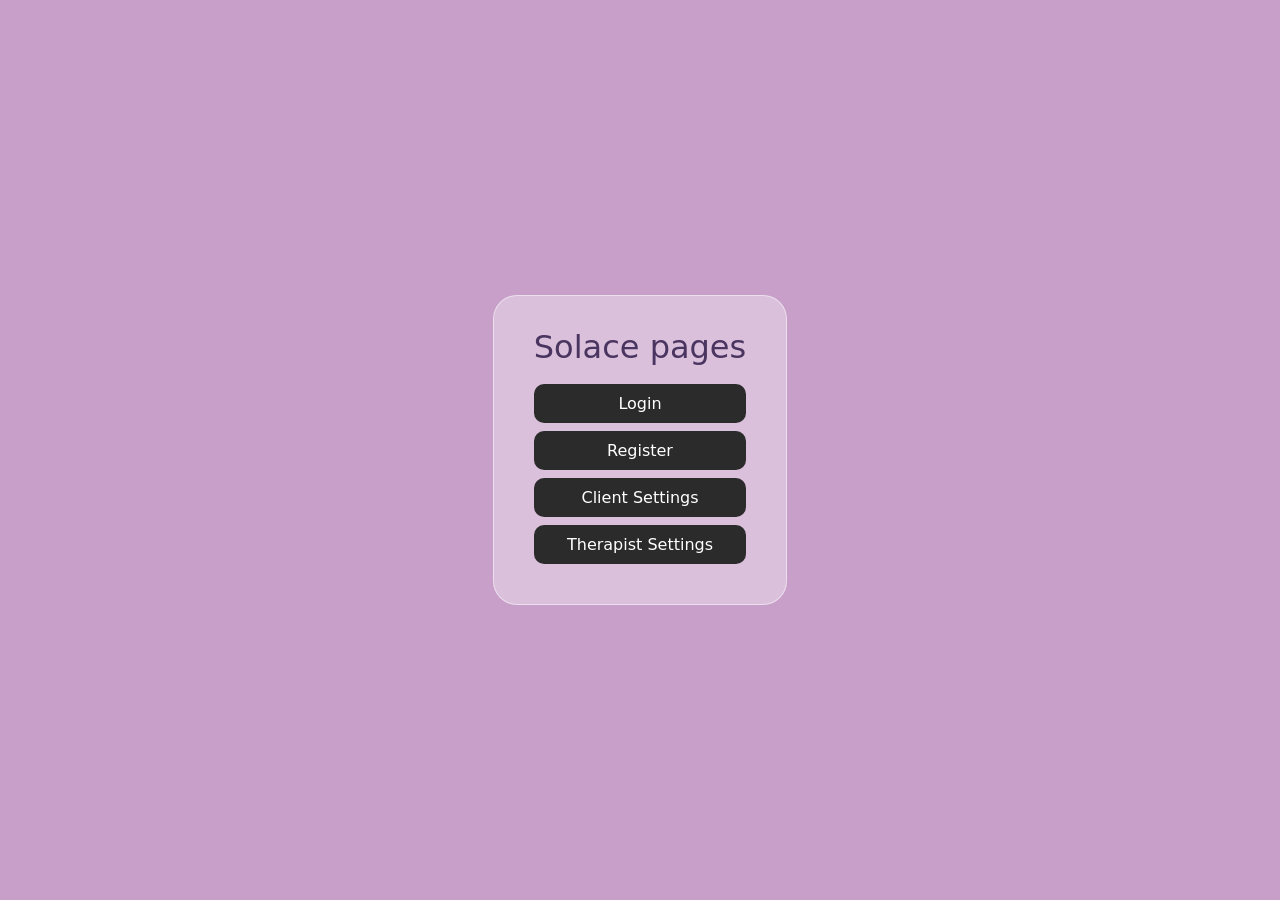
<file: index.html>
<!DOCTYPE html>
<html lang="en">
<head>
  <meta charset="UTF-8">
  <meta name="viewport" content="width=device-width, initial-scale=1">
  <title>Solace · Frontend pages</title>
  <style>
    body { margin:0; min-height:100vh; display:grid; place-items:center; background:#c79fc8;
           font-family: system-ui, sans-serif; color:#4a3560; }
    .box { background:rgba(255,255,255,.35); backdrop-filter:blur(14px); border:1px solid rgba(255,255,255,.5);
           border-radius:24px; padding:32px 40px; text-align:center; }
    h1 { margin:0 0 18px; font-weight:500; }
    a { display:block; margin:8px 0; padding:10px 28px; color:#fff; background:#2b2b2b;
        border-radius:10px; text-decoration:none; }
    a:hover { background:#000; }
  </style>
</head>
<body>
  <div class="box">
    <h1>Solace pages</h1>
    <a href="pages/login.html">Login</a>
    <a href="pages/register.html">Register</a>
    <a href="pages/client-settings.html">Client Settings</a>
    <a href="pages/therapist-settings.html">Therapist Settings</a>
  </div>
</body>
</html>
</file>
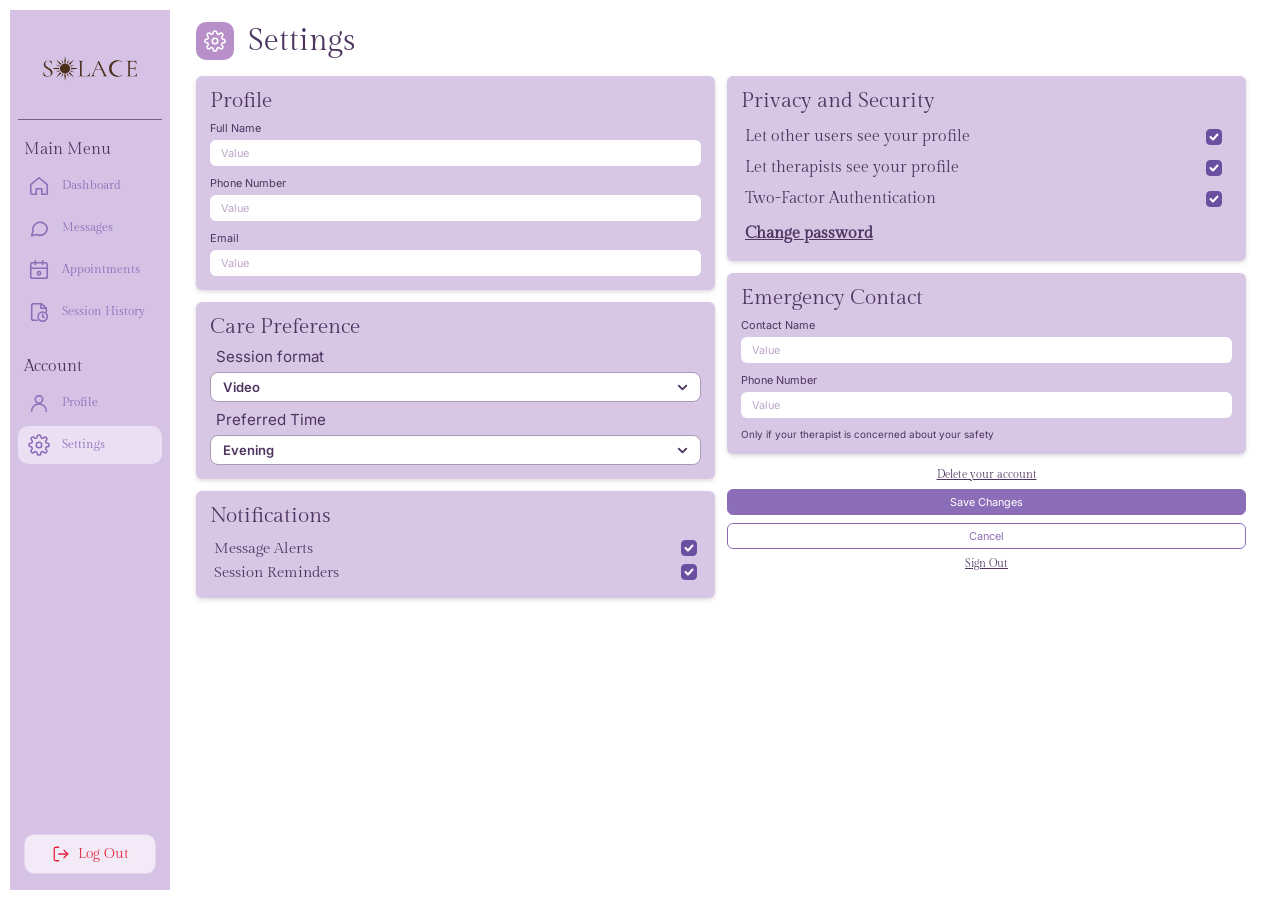
<file: pages/client-settings.html>
<!DOCTYPE html>
<html lang="en">
<head>
  <meta charset="UTF-8">
  <meta name="viewport" content="width=device-width, initial-scale=1">
  <title>Settings · Solace</title>
  <link rel="preconnect" href="https://fonts.googleapis.com">
  <link rel="preconnect" href="https://fonts.gstatic.com" crossorigin>
  <link href="https://fonts.googleapis.com/css2?family=Gilda+Display&family=Inter:wght@400;500;600&display=swap" rel="stylesheet">
  <!-- Plain relative paths so it opens without Flask (file lives in frontend-Solace/templates/).
       When routing is ready, swap these for url_for(...) links. -->
  <link rel="stylesheet" href="../static/css/settings.css">
</head>
<body class="settings-body">
  <div class="st-layout">

    <!-- ===== Sidebar ===== -->
    <aside class="st-sidebar">
      <img class="st-logo" src="../static/img/solace-logo.png" alt="Solace">
      <hr class="st-divider">

      <nav aria-label="Main menu">
        <p class="st-nav-heading">Main Menu</p>
        <a href="#" class="st-nav-link">
          <svg viewBox="0 0 24 24" aria-hidden="true"><path d="M3 10.5 12 3l9 7.5V20a1 1 0 0 1-1 1h-5v-6H9v6H4a1 1 0 0 1-1-1z"/></svg>
          Dashboard
        </a>
        <a href="#" class="st-nav-link">
          <svg viewBox="0 0 24 24" aria-hidden="true"><path d="M21 12a8 8 0 0 1-11.6 7.1L4 20.5l1.4-4.9A8 8 0 1 1 21 12z"/></svg>
          Messages
        </a>
        <a href="#" class="st-nav-link">
          <svg viewBox="0 0 24 24" aria-hidden="true"><rect x="3" y="4" width="18" height="17" rx="2"/><path d="M8 2v4M16 2v4M3 10h18"/><circle cx="12" cy="15.5" r="1.8"/></svg>
          Appointments
        </a>
        <a href="#" class="st-nav-link">
          <svg viewBox="0 0 24 24" aria-hidden="true"><path d="M4 5a2 2 0 0 1 2-2h9l5 5v4"/><path d="M14 3v5h5"/><circle cx="16" cy="17" r="5"/><path d="M16 14.5V17l1.5 1"/><path d="M4 5v14a2 2 0 0 0 2 2h4"/></svg>
          Session History
        </a>

        <p class="st-nav-heading st-nav-heading--account">Account</p>
        <a href="#" class="st-nav-link">
          <svg viewBox="0 0 24 24" aria-hidden="true"><circle cx="12" cy="8" r="4"/><path d="M4 21a8 8 0 0 1 16 0"/></svg>
          Profile
        </a>
        <a href="#" class="st-nav-link is-active" aria-current="page">
          <svg viewBox="0 0 24 24" aria-hidden="true"><circle cx="12" cy="12" r="3"/><path d="M19.4 15a1.7 1.7 0 0 0 .3 1.9l.1.1a2 2 0 1 1-2.8 2.8l-.1-.1a1.7 1.7 0 0 0-1.9-.3 1.7 1.7 0 0 0-1 1.5V21a2 2 0 1 1-4 0v-.1a1.7 1.7 0 0 0-1.1-1.5 1.7 1.7 0 0 0-1.9.3l-.1.1a2 2 0 1 1-2.8-2.8l.1-.1a1.7 1.7 0 0 0 .3-1.9 1.7 1.7 0 0 0-1.5-1H3a2 2 0 1 1 0-4h.1a1.7 1.7 0 0 0 1.5-1.1 1.7 1.7 0 0 0-.3-1.9l-.1-.1a2 2 0 1 1 2.8-2.8l.1.1a1.7 1.7 0 0 0 1.9.3H9a1.7 1.7 0 0 0 1-1.5V3a2 2 0 1 1 4 0v.1a1.7 1.7 0 0 0 1 1.5 1.7 1.7 0 0 0 1.9-.3l.1-.1a2 2 0 1 1 2.8 2.8l-.1.1a1.7 1.7 0 0 0-.3 1.9V9a1.7 1.7 0 0 0 1.5 1H21a2 2 0 1 1 0 4h-.1a1.7 1.7 0 0 0-1.5 1z"/></svg>
          Settings
        </a>
      </nav>

      <button type="button" class="st-logout" id="logout-btn">
        <svg viewBox="0 0 24 24" aria-hidden="true"><path d="M9 21H5a2 2 0 0 1-2-2V5a2 2 0 0 1 2-2h4"/><path d="m16 17 5-5-5-5"/><path d="M21 12H9"/></svg>
        Log Out
      </button>
    </aside>

    <!-- ===== Main ===== -->
    <main class="st-main">
      <header class="st-header">
        <span class="st-header-icon">
          <svg viewBox="0 0 24 24" aria-hidden="true"><circle cx="12" cy="12" r="3"/><path d="M19.4 15a1.7 1.7 0 0 0 .3 1.9l.1.1a2 2 0 1 1-2.8 2.8l-.1-.1a1.7 1.7 0 0 0-1.9-.3 1.7 1.7 0 0 0-1 1.5V21a2 2 0 1 1-4 0v-.1a1.7 1.7 0 0 0-1.1-1.5 1.7 1.7 0 0 0-1.9.3l-.1.1a2 2 0 1 1-2.8-2.8l.1-.1a1.7 1.7 0 0 0 .3-1.9 1.7 1.7 0 0 0-1.5-1H3a2 2 0 1 1 0-4h.1a1.7 1.7 0 0 0 1.5-1.1 1.7 1.7 0 0 0-.3-1.9l-.1-.1a2 2 0 1 1 2.8-2.8l.1.1a1.7 1.7 0 0 0 1.9.3H9a1.7 1.7 0 0 0 1-1.5V3a2 2 0 1 1 4 0v.1a1.7 1.7 0 0 0 1 1.5 1.7 1.7 0 0 0 1.9-.3l.1-.1a2 2 0 1 1 2.8 2.8l-.1.1a1.7 1.7 0 0 0-.3 1.9V9a1.7 1.7 0 0 0 1.5 1H21a2 2 0 1 1 0 4h-.1a1.7 1.7 0 0 0-1.5 1z"/></svg>
        </span>
        <h1>Settings</h1>
      </header>

      <form id="settings-form" class="st-grid" novalidate>

        <!-- Left column -->
        <div class="st-col">
          <section class="st-card">
            <h2>Profile</h2>
            <div class="st-field">
              <label for="full-name">Full Name</label>
              <input type="text" id="full-name" name="full_name" placeholder="Value" autocomplete="name">
            </div>
            <div class="st-field">
              <label for="phone">Phone Number</label>
              <input type="tel" id="phone" name="phone" placeholder="Value" autocomplete="tel">
            </div>
            <div class="st-field">
              <label for="email">Email</label>
              <input type="email" id="email" name="email" placeholder="Value" autocomplete="email">
            </div>
          </section>

          <section class="st-card">
            <h2>Care Preference</h2>
            <div class="st-field st-field--select">
              <span class="st-label" id="lbl-format">Session format</span>
              <div class="st-dropdown" data-default="Video">
                <input type="hidden" name="session_format" value="Video">
                <button type="button" class="st-dd-btn" aria-haspopup="listbox" aria-expanded="false" aria-labelledby="lbl-format">
                  <span class="st-dd-value">Video</span>
                  <svg class="st-dd-chev" viewBox="0 0 24 24" aria-hidden="true"><path d="m6 9 6 6 6-6"/></svg>
                </button>
                <ul class="st-dd-list" role="listbox" aria-labelledby="lbl-format" tabindex="-1" hidden>
          <li role="option" id="session_format-0" data-value="Video" aria-selected="true">Video</li>
          <li role="option" id="session_format-1" data-value="Messages" aria-selected="false">Messages</li>
                </ul>
              </div>
            </div>
            <div class="st-field st-field--select">
              <span class="st-label" id="lbl-time">Preferred Time</span>
              <div class="st-dropdown" data-default="Evening">
                <input type="hidden" name="preferred_time" value="Evening">
                <button type="button" class="st-dd-btn" aria-haspopup="listbox" aria-expanded="false" aria-labelledby="lbl-time">
                  <span class="st-dd-value">Evening</span>
                  <svg class="st-dd-chev" viewBox="0 0 24 24" aria-hidden="true"><path d="m6 9 6 6 6-6"/></svg>
                </button>
                <ul class="st-dd-list" role="listbox" aria-labelledby="lbl-time" tabindex="-1" hidden>
          <li role="option" id="preferred_time-0" data-value="Morning" aria-selected="false">Morning</li>
          <li role="option" id="preferred_time-1" data-value="Afternoon" aria-selected="false">Afternoon</li>
          <li role="option" id="preferred_time-2" data-value="Evening" aria-selected="true">Evening</li>
                </ul>
              </div>
            </div>
          </section>

          <section class="st-card">
            <h2>Notifications</h2>
            <label class="st-check">
              <span>Message Alerts</span>
              <input type="checkbox" name="message_alerts" checked>
            </label>
            <label class="st-check">
              <span>Session Reminders</span>
              <input type="checkbox" name="session_reminders" checked>
            </label>
          </section>
        </div>

        <!-- Right column -->
        <div class="st-col">
          <section class="st-card">
            <h2>Privacy and Security</h2>
            <label class="st-check st-check--lg">
              <span>Let other users see your profile</span>
              <input type="checkbox" name="public_profile" checked>
            </label>
            <label class="st-check st-check--lg">
              <span>Let therapists see your profile</span>
              <input type="checkbox" name="therapist_profile" checked>
            </label>
            <label class="st-check st-check--lg">
              <span>Two-Factor Authentication</span>
              <input type="checkbox" name="two_factor" checked>
            </label>
            <a href="#" class="st-change-pw">Change password</a>
          </section>

          <section class="st-card">
            <h2>Emergency Contact</h2>
            <div class="st-field">
              <label for="contact-name">Contact Name</label>
              <input type="text" id="contact-name" name="contact_name" placeholder="Value">
            </div>
            <div class="st-field">
              <label for="contact-phone">Phone Number</label>
              <input type="tel" id="contact-phone" name="contact_phone" placeholder="Value">
            </div>
            <p class="st-note">Only if your therapist is concerned about your safety</p>
          </section>

          <div class="st-actions">
            <a href="#" class="st-delete" id="delete-account">Delete your account</a>
            <button type="submit" class="st-btn st-btn--primary">Save Changes</button>
            <button type="reset" class="st-btn st-btn--outline" id="cancel-btn">Cancel</button>
            <a href="#" class="st-signout" id="signout-link">Sign Out</a>
          </div>
        </div>

      </form>
    </main>
  </div>

  <div class="st-toast" id="st-toast" role="status" aria-live="polite" hidden></div>

  <script src="../static/js/settings.js"></script>
</body>
</html>
</file>
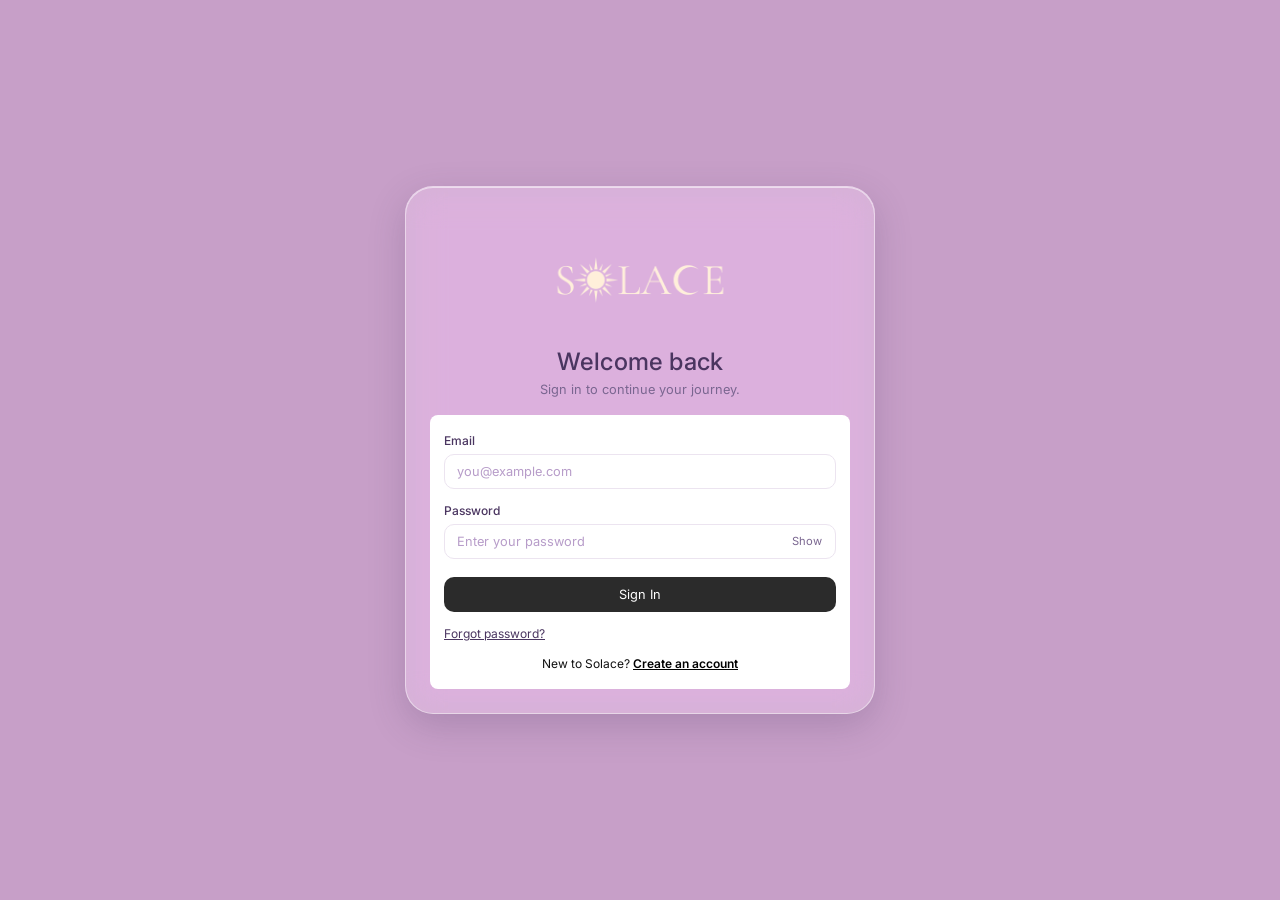
<file: pages/login.html>
<!DOCTYPE html>
<html lang="en">
<head>
  <meta charset="UTF-8">
  <meta name="viewport" content="width=device-width, initial-scale=1">
  <title>Sign in · Solace</title>
  <link rel="preconnect" href="https://fonts.googleapis.com">
  <link rel="preconnect" href="https://fonts.gstatic.com" crossorigin>
  <link href="https://fonts.googleapis.com/css2?family=Inter:wght@400;500;600&display=swap" rel="stylesheet">
  <link rel="stylesheet" href="../static/css/auth.css">
</head>
<body class="auth-body">
  <main class="page">
    <section class="glass-card">
      <img class="logo" src="../static/img/auth-logo.png" alt="Solace">
      <h1 class="card-title">Welcome back</h1>
<p class="card-subtitle">Sign in to continue your journey.</p>

<form class="form-panel" id="login-form" novalidate>
  <div class="field">
    <label for="email">Email</label>
    <input type="email" id="email" name="email" placeholder="you@example.com" autocomplete="email" required>
    <small class="error" aria-live="polite"></small>
  </div>

  <div class="field">
    <label for="password">Password</label>
    <div class="input-wrap">
      <input type="password" id="password" name="password" placeholder="Enter your password" autocomplete="current-password" required>
      <button type="button" class="toggle-pw" aria-label="Show password">Show</button>
    </div>
    <small class="error" aria-live="polite"></small>
  </div>

  <button type="submit" class="btn-primary">Sign In</button>

  <a href="#" class="link">Forgot password?</a>

  <p class="switch">New to Solace? <a href="register.html" class="link strong">Create an account</a></p>
</form>
    </section>
  </main>
  <script src="../static/js/auth.js"></script>
</body>
</html>
</file>
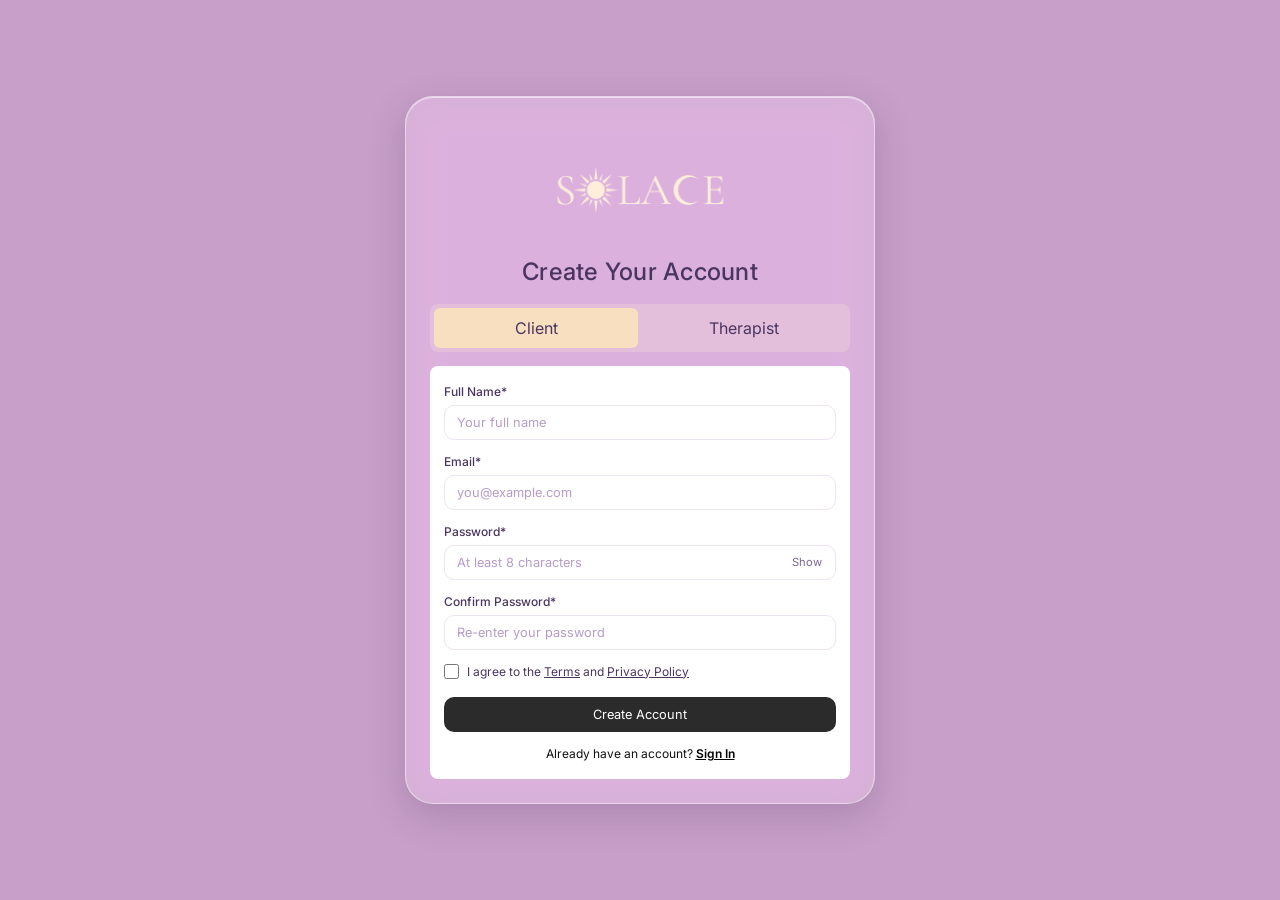
<file: pages/register.html>
<!DOCTYPE html>
<html lang="en">
<head>
  <meta charset="UTF-8">
  <meta name="viewport" content="width=device-width, initial-scale=1">
  <title>Create account · Solace</title>
  <link rel="preconnect" href="https://fonts.googleapis.com">
  <link rel="preconnect" href="https://fonts.gstatic.com" crossorigin>
  <link href="https://fonts.googleapis.com/css2?family=Inter:wght@400;500;600&display=swap" rel="stylesheet">
  <link rel="stylesheet" href="../static/css/auth.css">
</head>
<body class="auth-body">
  <main class="page">
    <section class="glass-card">
      <img class="logo" src="../static/img/auth-logo.png" alt="Solace">
      <h1 class="card-title">Create Your Account</h1>

<div class="tabs" role="tablist">
  <button type="button" class="tab active" role="tab" data-role="client" aria-selected="true">Client</button>
  <button type="button" class="tab" role="tab" data-role="therapist" aria-selected="false">Therapist</button>
</div>

<form class="form-panel" id="register-form" novalidate>
  <input type="hidden" name="role" id="role" value="client">

  <div class="field">
    <label for="fullname">Full Name*</label>
    <input type="text" id="fullname" name="fullname" placeholder="Your full name" autocomplete="name" required>
    <small class="error" aria-live="polite"></small>
  </div>

  <div class="field">
    <label for="email">Email*</label>
    <input type="email" id="email" name="email" placeholder="you@example.com" autocomplete="email" required>
    <small class="error" aria-live="polite"></small>
  </div>

  <div class="field">
    <label for="password">Password*</label>
    <div class="input-wrap">
      <input type="password" id="password" name="password" placeholder="At least 8 characters" autocomplete="new-password" required>
      <button type="button" class="toggle-pw" aria-label="Show password">Show</button>
    </div>
    <small class="error" aria-live="polite"></small>
  </div>

  <div class="field">
    <label for="confirm">Confirm Password*</label>
    <input type="password" id="confirm" name="confirm" placeholder="Re-enter your password" autocomplete="new-password" required>
    <small class="error" aria-live="polite"></small>
  </div>

  <!-- Therapist-only fields -->
  <div class="therapist-only" hidden>
    <div class="field">
      <label for="license">License Number*</label>
      <input type="text" id="license" name="license" placeholder="Your professional license number">
      <small class="error" aria-live="polite"></small>
    </div>

    <div class="field">
      <input type="file" id="credentials" name="credentials" accept=".pdf,.jpg,.jpeg,.png" hidden>
      <label for="credentials" class="upload-link">
        <svg width="16" height="16" viewBox="0 0 24 24" fill="none" stroke="currentColor" stroke-width="2" stroke-linecap="round" stroke-linejoin="round" aria-hidden="true"><path d="M12 15V3"/><path d="m7 8 5-5 5 5"/><path d="M4 15v4a2 2 0 0 0 2 2h12a2 2 0 0 0 2-2v-4"/></svg>
        <span id="credentials-name">Verify your credentials</span>
      </label>
      <small class="error" aria-live="polite"></small>
    </div>
  </div>

  <div class="field checkbox">
    <input type="checkbox" id="terms" name="terms" required>
    <label for="terms">I agree to the <a href="#" class="link">Terms</a> and <a href="#" class="link">Privacy Policy</a></label>
    <small class="error" aria-live="polite"></small>
  </div>

  <button type="submit" class="btn-primary">Create Account</button>

  <p class="switch">Already have an account? <a href="login.html" class="link strong">Sign In</a></p>
</form>
    </section>
  </main>
  <script src="../static/js/auth.js"></script>
</body>
</html>
</file>
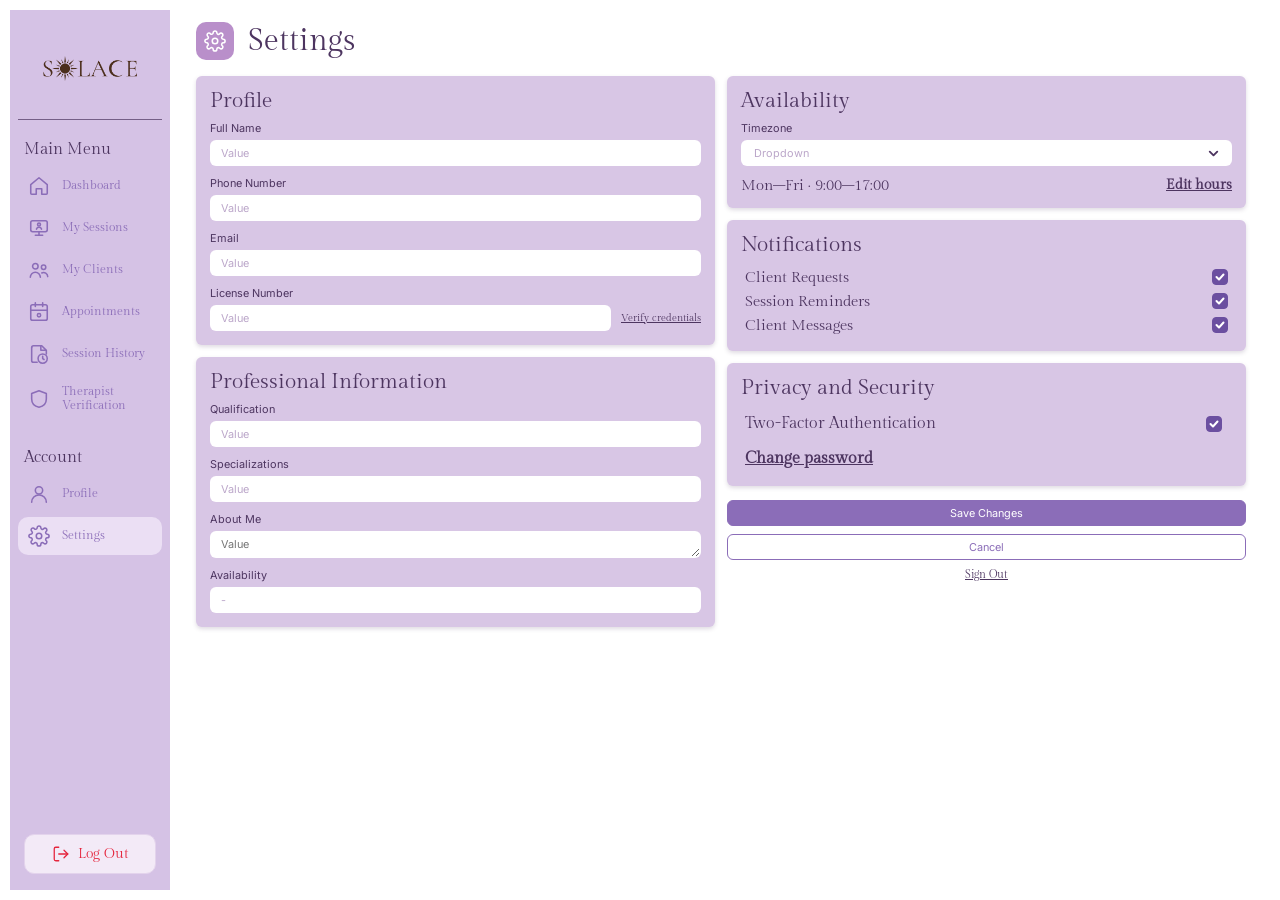
<file: pages/therapist-settings.html>
<!DOCTYPE html>
<html lang="en">
<head>
  <meta charset="UTF-8">
  <meta name="viewport" content="width=device-width, initial-scale=1">
  <title>Therapist Settings · Solace</title>
  <link rel="preconnect" href="https://fonts.googleapis.com">
  <link rel="preconnect" href="https://fonts.gstatic.com" crossorigin>
  <link href="https://fonts.googleapis.com/css2?family=Gilda+Display&family=Inter:wght@400;500;600&display=swap" rel="stylesheet">
  <!-- Plain relative paths so it opens without Flask (file lives in pages/).
       When routing is ready, swap these for url_for(...) links. -->
  <link rel="stylesheet" href="../static/css/settings.css">
</head>
<body class="settings-body">
  <div class="st-layout">

    <!-- ===== Sidebar ===== -->
    <aside class="st-sidebar">
      <img class="st-logo" src="../static/img/solace-logo.png" alt="Solace">
      <hr class="st-divider">

      <nav aria-label="Main menu">
        <p class="st-nav-heading">Main Menu</p>
        <a href="#" class="st-nav-link">
          <svg viewBox="0 0 24 24" aria-hidden="true"><path d="M3 10.5 12 3l9 7.5V20a1 1 0 0 1-1 1h-5v-6H9v6H4a1 1 0 0 1-1-1z"/></svg>
          Dashboard
        </a>
        <a href="#" class="st-nav-link">
          <svg viewBox="0 0 24 24" aria-hidden="true"><rect x="3" y="4" width="18" height="12" rx="2"/><path d="M8 20h8M12 16v4"/><circle cx="12" cy="8.3" r="1.6"/><path d="M9.2 13.2a3 3 0 0 1 5.6 0"/></svg>
          My Sessions
        </a>
        <a href="#" class="st-nav-link">
          <svg viewBox="0 0 24 24" aria-hidden="true"><circle cx="8" cy="8" r="3"/><circle cx="17" cy="9" r="2.4"/><path d="M2.5 20a5.5 5.5 0 0 1 11 0"/><path d="M15 15.2a4.5 4.5 0 0 1 6.5 4"/></svg>
          My Clients
        </a>
        <a href="#" class="st-nav-link">
          <svg viewBox="0 0 24 24" aria-hidden="true"><rect x="3" y="4" width="18" height="17" rx="2"/><path d="M8 2v4M16 2v4M3 10h18"/><circle cx="12" cy="15.5" r="1.8"/></svg>
          Appointments
        </a>
        <a href="#" class="st-nav-link">
          <svg viewBox="0 0 24 24" aria-hidden="true"><path d="M4 5a2 2 0 0 1 2-2h9l5 5v4"/><path d="M14 3v5h5"/><circle cx="16" cy="17" r="5"/><path d="M16 14.5V17l1.5 1"/><path d="M4 5v14a2 2 0 0 0 2 2h4"/></svg>
          Session History
        </a>
        <a href="#" class="st-nav-link">
          <svg viewBox="0 0 24 24" aria-hidden="true"><path d="M12 3 4 6v6c0 4.5 3.2 8 8 9 4.8-1 8-4.5 8-9V6z"/></svg>
          Therapist Verification
        </a>

        <p class="st-nav-heading st-nav-heading--account">Account</p>
        <a href="#" class="st-nav-link">
          <svg viewBox="0 0 24 24" aria-hidden="true"><circle cx="12" cy="8" r="4"/><path d="M4 21a8 8 0 0 1 16 0"/></svg>
          Profile
        </a>
        <a href="#" class="st-nav-link is-active" aria-current="page">
          <svg viewBox="0 0 24 24" aria-hidden="true"><circle cx="12" cy="12" r="3"/><path d="M19.4 15a1.7 1.7 0 0 0 .3 1.9l.1.1a2 2 0 1 1-2.8 2.8l-.1-.1a1.7 1.7 0 0 0-1.9-.3 1.7 1.7 0 0 0-1 1.5V21a2 2 0 1 1-4 0v-.1a1.7 1.7 0 0 0-1.1-1.5 1.7 1.7 0 0 0-1.9.3l-.1.1a2 2 0 1 1-2.8-2.8l.1-.1a1.7 1.7 0 0 0 .3-1.9 1.7 1.7 0 0 0-1.5-1H3a2 2 0 1 1 0-4h.1a1.7 1.7 0 0 0 1.5-1.1 1.7 1.7 0 0 0-.3-1.9l-.1-.1a2 2 0 1 1 2.8-2.8l.1.1a1.7 1.7 0 0 0 1.9.3H9a1.7 1.7 0 0 0 1-1.5V3a2 2 0 1 1 4 0v.1a1.7 1.7 0 0 0 1 1.5 1.7 1.7 0 0 0 1.9-.3l.1-.1a2 2 0 1 1 2.8 2.8l-.1.1a1.7 1.7 0 0 0-.3 1.9V9a1.7 1.7 0 0 0 1.5 1H21a2 2 0 1 1 0 4h-.1a1.7 1.7 0 0 0-1.5 1z"/></svg>
          Settings
        </a>
      </nav>

      <button type="button" class="st-logout" id="logout-btn">
        <svg viewBox="0 0 24 24" aria-hidden="true"><path d="M9 21H5a2 2 0 0 1-2-2V5a2 2 0 0 1 2-2h4"/><path d="m16 17 5-5-5-5"/><path d="M21 12H9"/></svg>
        Log Out
      </button>
    </aside>

    <!-- ===== Main ===== -->
    <main class="st-main">
      <header class="st-header">
        <span class="st-header-icon"><svg viewBox="0 0 24 24" aria-hidden="true"><circle cx="12" cy="12" r="3"/><path d="M19.4 15a1.7 1.7 0 0 0 .3 1.9l.1.1a2 2 0 1 1-2.8 2.8l-.1-.1a1.7 1.7 0 0 0-1.9-.3 1.7 1.7 0 0 0-1 1.5V21a2 2 0 1 1-4 0v-.1a1.7 1.7 0 0 0-1.1-1.5 1.7 1.7 0 0 0-1.9.3l-.1.1a2 2 0 1 1-2.8-2.8l.1-.1a1.7 1.7 0 0 0 .3-1.9 1.7 1.7 0 0 0-1.5-1H3a2 2 0 1 1 0-4h.1a1.7 1.7 0 0 0 1.5-1.1 1.7 1.7 0 0 0-.3-1.9l-.1-.1a2 2 0 1 1 2.8-2.8l.1.1a1.7 1.7 0 0 0 1.9.3H9a1.7 1.7 0 0 0 1-1.5V3a2 2 0 1 1 4 0v.1a1.7 1.7 0 0 0 1 1.5 1.7 1.7 0 0 0 1.9-.3l.1-.1a2 2 0 1 1 2.8 2.8l-.1.1a1.7 1.7 0 0 0-.3 1.9V9a1.7 1.7 0 0 0 1.5 1H21a2 2 0 1 1 0 4h-.1a1.7 1.7 0 0 0-1.5 1z"/></svg></span>
        <h1>Settings</h1>
      </header>

      <form id="settings-form" class="st-grid" novalidate>

        <!-- Left column -->
        <div class="st-col">
          <section class="st-card">
            <h2>Profile</h2>
            <div class="st-field">
              <label for="full-name">Full Name</label>
              <input type="text" id="full-name" name="full_name" placeholder="Value" autocomplete="name">
            </div>
            <div class="st-field">
              <label for="phone">Phone Number</label>
              <input type="tel" id="phone" name="phone" placeholder="Value" autocomplete="tel">
            </div>
            <div class="st-field">
              <label for="email">Email</label>
              <input type="email" id="email" name="email" placeholder="Value" autocomplete="email">
            </div>
            <div class="st-field">
              <label for="license">License Number</label>
              <div class="st-license-row">
                <input type="text" id="license" name="license" placeholder="Value">
                <input type="file" id="credentials" name="credentials" accept=".pdf,.jpg,.jpeg,.png" hidden>
                <label for="credentials" class="st-verify" id="verify-link">Verify credentials</label>
              </div>
            </div>
          </section>

          <section class="st-card">
            <h2>Professional Information</h2>
            <div class="st-field">
              <label for="qualification">Qualification</label>
              <input type="text" id="qualification" name="qualification" placeholder="Value">
            </div>
            <div class="st-field">
              <label for="specializations">Specializations</label>
              <input type="text" id="specializations" name="specializations" placeholder="Value">
            </div>
            <div class="st-field">
              <label for="about">About Me</label>
              <textarea id="about" name="about" rows="1" placeholder="Value"></textarea>
            </div>
            <div class="st-field">
              <label for="availability-summary">Availability</label>
              <input type="text" id="availability-summary" name="availability_summary" value="-" readonly>
            </div>
          </section>
        </div>

        <!-- Right column -->
        <div class="st-col">
          <section class="st-card">
            <h2>Availability</h2>
            <div class="st-field">
              <label for="tz-btn">Timezone</label>
              <div class="st-dropdown st-dropdown--sm" data-default="">
                <input type="hidden" name="timezone" value="">
                <button type="button" class="st-dd-btn" id="tz-btn" aria-haspopup="listbox" aria-expanded="false" data-placeholder="Dropdown">
                  <span class="st-dd-value is-placeholder">Dropdown</span>
                  <svg class="st-dd-chev" viewBox="0 0 24 24" aria-hidden="true"><path d="m6 9 6 6 6-6"/></svg>
                </button>
                <ul class="st-dd-list" role="listbox" aria-label="Timezone" tabindex="-1" hidden>
              <li role="option" id="tz-0" data-value="Asia/Manila (GMT+8)" aria-selected="false">Asia/Manila (GMT+8)</li>
              <li role="option" id="tz-1" data-value="Asia/Singapore (GMT+8)" aria-selected="false">Asia/Singapore (GMT+8)</li>
              <li role="option" id="tz-2" data-value="Europe/London (GMT+0)" aria-selected="false">Europe/London (GMT+0)</li>
              <li role="option" id="tz-3" data-value="America/New_York (GMT-5)" aria-selected="false">America/New_York (GMT-5)</li>
              <li role="option" id="tz-4" data-value="America/Los_Angeles (GMT-8)" aria-selected="false">America/Los_Angeles (GMT-8)</li>
              <li role="option" id="tz-5" data-value="Australia/Sydney (GMT+11)" aria-selected="false">Australia/Sydney (GMT+11)</li>
                </ul>
              </div>
            </div>

            <div class="st-hours-row">
              <span id="hours-summary">Mon–Fri · 9:00–17:00</span>
              <button type="button" class="st-link-btn" id="edit-hours" aria-expanded="false" aria-controls="hours-editor">Edit hours</button>
            </div>

            <div class="st-hours-editor" id="hours-editor" hidden>
              <p class="st-editor-label">Working days</p>
              <div class="st-days" role="group" aria-label="Working days">
                <button type="button" class="st-day is-on" data-day="Mon" aria-pressed="true" aria-label="Mon">M</button>
                <button type="button" class="st-day is-on" data-day="Tue" aria-pressed="true" aria-label="Tue">T</button>
                <button type="button" class="st-day is-on" data-day="Wed" aria-pressed="true" aria-label="Wed">W</button>
                <button type="button" class="st-day is-on" data-day="Thu" aria-pressed="true" aria-label="Thu">T</button>
                <button type="button" class="st-day is-on" data-day="Fri" aria-pressed="true" aria-label="Fri">F</button>
                <button type="button" class="st-day" data-day="Sat" aria-pressed="false" aria-label="Sat">S</button>
                <button type="button" class="st-day" data-day="Sun" aria-pressed="false" aria-label="Sun">S</button>
              </div>
              <div class="st-times">
                <label>From <input type="time" id="hours-start" value="09:00"></label>
                <label>To <input type="time" id="hours-end" value="17:00"></label>
              </div>
              <button type="button" class="st-btn st-btn--primary st-editor-done" id="hours-done">Done</button>
            </div>
            <input type="hidden" name="working_days" id="working-days" value="Mon,Tue,Wed,Thu,Fri">
            <input type="hidden" name="working_hours" id="working-hours" value="09:00-17:00">
          </section>

          <section class="st-card">
            <h2>Notifications</h2>
            <label class="st-check">
              <span>Client Requests</span>
              <input type="checkbox" name="client_requests" checked>
            </label>
            <label class="st-check">
              <span>Session Reminders</span>
              <input type="checkbox" name="session_reminders" checked>
            </label>
            <label class="st-check">
              <span>Client Messages</span>
              <input type="checkbox" name="client_messages" checked>
            </label>
          </section>

          <section class="st-card">
            <h2>Privacy and Security</h2>
            <label class="st-check st-check--lg">
              <span>Two-Factor Authentication</span>
              <input type="checkbox" name="two_factor" checked>
            </label>
            <a href="#" class="st-change-pw">Change password</a>
          </section>

          <div class="st-actions">
            <button type="submit" class="st-btn st-btn--primary">Save Changes</button>
            <button type="reset" class="st-btn st-btn--outline" id="cancel-btn">Cancel</button>
            <a href="#" class="st-signout" id="signout-link">Sign Out</a>
          </div>
        </div>

      </form>
    </main>
  </div>

  <div class="st-toast" id="st-toast" role="status" aria-live="polite" hidden></div>

  <script src="../static/js/settings.js"></script>
</body>
</html>
</file>
<file: static/css/settings.css>
/* Solace client Settings page.
   Everything is scoped to .settings-body and variables are prefixed --st-
   so it cannot clash with styles.css or auth.css. */

.settings-body {
  --st-sidebar: #d5c2e5;
  --st-card: #d8c6e5;
  --st-active: #ebdff4;
  --st-accent: #b98fca;
  --st-ink: #4d3560;
  --st-ink-soft: #6c5380;
  --st-placeholder: #bba6c9;
  --st-purple: #8b6db8;
  --st-check: #6b4fa0;
  --st-border: #ece5f1;

  margin: 0;
  min-height: 100vh;
  background: #fff;
  color: var(--st-ink);
  font-family: "Inter", system-ui, sans-serif;
  -webkit-font-smoothing: antialiased;
}

.settings-body *,
.settings-body *::before,
.settings-body *::after { box-sizing: border-box; }

.settings-body h1,
.settings-body h2,
.settings-body .st-nav-heading {
  font-family: "Gilda Display", Georgia, serif;
  font-weight: 400;
}

/* ---------- Layout ---------- */
.settings-body .st-layout {
  display: grid;
  grid-template-columns: 160px 1fr;
  min-height: 100vh;
  padding: 10px;
  gap: 0;
}

/* ---------- Sidebar ---------- */
.settings-body .st-sidebar {
  position: sticky;
  top: 10px;
  align-self: start;
  height: calc(100vh - 20px);
  display: flex;
  flex-direction: column;
  padding: 18px 8px 16px;
  background: var(--st-sidebar);
}

.settings-body .st-logo {
  display: block;
  width: 130px;
  height: auto;
  margin: 4px auto 0;
  mix-blend-mode: multiply; /* removes the white box around the logo */
}

.settings-body .st-divider {
  width: 100%;
  margin: 14px 0 20px;
  border: 0;
  border-top: 1px solid var(--st-ink);
  opacity: 0.7;
}

.settings-body .st-nav-heading {
  margin: 0 0 8px 6px;
  font-size: 1rem;
  color: var(--st-ink);
}
.settings-body .st-nav-heading--account { margin-top: 26px; }

.settings-body .st-nav-link {
  display: flex;
  align-items: center;
  gap: 12px;
  padding: 8px 10px;
  margin-bottom: 4px;
  font-family: "Gilda Display", Georgia, serif;
  font-size: 0.78rem;
  color: var(--st-purple);
  text-decoration: none;
  border-radius: 10px;
  transition: background 0.15s ease;
}
.settings-body .st-nav-link:hover { background: rgba(255, 255, 255, 0.35); }
.settings-body .st-nav-link.is-active { background: var(--st-active); }

.settings-body .st-nav-link svg,
.settings-body .st-logout svg {
  flex: none;
  width: 22px;
  height: 22px;
  fill: none;
  stroke: currentColor;
  stroke-width: 1.7;
  stroke-linecap: round;
  stroke-linejoin: round;
}

.settings-body .st-logout {
  display: flex;
  align-items: center;
  justify-content: center;
  gap: 8px;
  margin: auto 6px 0;
  padding: 10px;
  font-family: "Gilda Display", Georgia, serif;
  font-size: 0.85rem;
  color: #e5253d;
  background: #f3eaf7;
  border: 1px solid #e3d3ec;
  border-radius: 10px;
  cursor: pointer;
  transition: background 0.15s ease;
}
.settings-body .st-logout:hover { background: #fff; }
.settings-body .st-logout svg { width: 18px; height: 18px; }

/* ---------- Main ---------- */
.settings-body .st-main { padding: 12px 24px 24px 26px; }

.settings-body .st-header {
  display: flex;
  align-items: center;
  gap: 14px;
  margin-bottom: 16px;
}
.settings-body .st-header h1 { margin: 0; font-size: 1.9rem; color: var(--st-ink); }

.settings-body .st-header-icon {
  display: grid;
  place-items: center;
  width: 38px;
  height: 38px;
  color: #fff;
  background: var(--st-accent);
  border-radius: 10px;
}
.settings-body .st-header-icon svg {
  width: 22px;
  height: 22px;
  fill: none;
  stroke: currentColor;
  stroke-width: 1.7;
  stroke-linecap: round;
  stroke-linejoin: round;
}

.settings-body .st-grid {
  display: grid;
  grid-template-columns: 1fr 1fr;
  gap: 12px;
  align-items: start;
}
.settings-body .st-col { display: flex; flex-direction: column; gap: 12px; }

/* ---------- Cards ---------- */
.settings-body .st-card {
  padding: 12px 14px 14px;
  background: var(--st-card);
  border-radius: 6px;
  box-shadow: 0 2px 4px rgba(77, 53, 96, 0.18);
}
.settings-body .st-card h2 {
  margin: 0 0 8px;
  font-size: 1.3rem;
  color: var(--st-ink);
}

.settings-body .st-field { margin-bottom: 10px; }
.settings-body .st-field:last-child { margin-bottom: 0; }
.settings-body .st-field label {
  display: block;
  margin-bottom: 5px;
  font-size: 0.68rem;
  color: var(--st-ink);
}

.settings-body input[type="text"],
.settings-body input[type="tel"],
.settings-body input[type="email"],
.settings-body input[type="time"],
.settings-body textarea {
  width: 100%;
  height: 26px;
  padding: 0 10px;
  font: inherit;
  font-size: 0.68rem;
  color: var(--st-ink);
  background: #fff;
  border: 1px solid transparent;
  border-radius: 6px;
}
.settings-body input::placeholder { color: var(--st-placeholder); }

.settings-body input:focus-visible {
  outline: none;
  border-color: var(--st-purple);
  box-shadow: 0 0 0 3px rgba(139, 109, 184, 0.28);
}

/* Selects (Care Preference) */
.settings-body .st-field--select { margin-bottom: 8px; }
.settings-body .st-field--select .st-label {
  display: block;
  font-family: "Inter", system-ui, sans-serif;
  margin-bottom: 6px;
  padding-left: 6px;
  font-size: 0.95rem;
}

/* Custom dropdown */
.settings-body .st-dropdown { position: relative; }
.settings-body .st-dd-btn {
  display: flex;
  align-items: center;
  justify-content: space-between;
  width: 100%;
  height: 30px;
  padding: 0 10px 0 12px;
  font: inherit;
  font-size: 0.82rem;
  font-weight: 600;
  color: var(--st-ink);
  background: #fff;
  border: 1px solid #a99bb8;
  border-radius: 8px;
  cursor: pointer;
}
.settings-body .st-dd-btn:hover { border-color: var(--st-purple); }
.settings-body .st-dd-btn:focus-visible,
.settings-body .st-dd-btn[aria-expanded="true"] {
  outline: none;
  border-color: var(--st-purple);
  box-shadow: 0 0 0 3px rgba(139, 109, 184, 0.28);
}
.settings-body .st-dd-chev {
  flex: none;
  width: 15px;
  height: 15px;
  fill: none;
  stroke: var(--st-ink);
  stroke-width: 3;
  stroke-linecap: round;
  stroke-linejoin: round;
  transition: transform 0.15s ease;
}
.settings-body .st-dd-btn[aria-expanded="true"] .st-dd-chev { transform: rotate(180deg); }

.settings-body .st-dd-list {
  position: absolute;
  top: calc(100% + 4px);
  left: 0;
  right: 0;
  z-index: 20;
  margin: 0;
  padding: 4px;
  list-style: none;
  background: #fff;
  border: 1px solid #cdbfdb;
  border-radius: 8px;
  box-shadow: 0 8px 20px rgba(77, 53, 96, 0.22);
}
.settings-body .st-dd-list li {
  padding: 7px 10px;
  font-size: 0.8rem;
  color: var(--st-ink);
  border-radius: 6px;
  cursor: pointer;
}
.settings-body .st-dd-list li:hover,
.settings-body .st-dd-list li.is-active { background: #efe6f6; }
.settings-body .st-dd-list li[aria-selected="true"] {
  font-weight: 600;
  background: var(--st-card);
}

/* Checkbox rows */
.settings-body .st-check {
  display: flex;
  align-items: center;
  justify-content: space-between;
  gap: 12px;
  padding: 3px 4px;
  font-family: "Gilda Display", Georgia, serif;
  font-size: 0.95rem;
  color: var(--st-ink);
  cursor: pointer;
}
.settings-body .st-check--lg { font-size: 1rem; padding: 6px 4px; }
.settings-body .st-check input {
  flex: none;
  width: 16px;
  height: 16px;
  margin: 0;
  background: #fff;
  border: 1.5px solid var(--st-check);
  border-radius: 4px;
  appearance: none;
  -webkit-appearance: none;
  cursor: pointer;
  transition: background 0.12s ease;
}
.settings-body .st-check input:checked {
  background: var(--st-check) url("data:image/svg+xml;utf8,<svg xmlns='http://www.w3.org/2000/svg' viewBox='0 0 24 24' fill='none' stroke='white' stroke-width='4' stroke-linecap='round' stroke-linejoin='round'><path d='m5 12 5 5 9-10'/></svg>") no-repeat center / 12px;
}
.settings-body .st-check input:focus-visible {
  outline: 3px solid rgba(139, 109, 184, 0.45);
  outline-offset: 2px;
}
.settings-body .st-check--lg input { margin-right: 6px; }

.settings-body .st-change-pw {
  display: inline-block;
  margin: 10px 4px 4px;
  font-family: "Gilda Display", Georgia, serif;
  font-size: 1rem;
  font-weight: 700;
  color: var(--st-ink);
}

.settings-body .st-note {
  margin: 8px 0 0;
  font-size: 0.62rem;
  color: var(--st-ink);
}

/* ---------- Therapist page additions ---------- */
.settings-body textarea {
  display: block;
  height: auto;
  min-height: 26px;
  padding: 5px 10px;
  line-height: 1.4;
  resize: vertical;
}
.settings-body input[readonly] { color: var(--st-placeholder); cursor: default; }
.settings-body .st-nav-link { line-height: 1.15; }

.settings-body .st-license-row { display: flex; align-items: center; gap: 10px; }
.settings-body .st-license-row input[type="text"] { flex: 1; min-width: 0; }
.settings-body .st-card .st-field label.st-verify {
  display: inline-block;
  max-width: 110px;
  margin: 0;
  overflow: hidden;
  font-family: "Gilda Display", Georgia, serif;
  font-size: 0.6rem;
  text-decoration: underline;
  text-overflow: ellipsis;
  white-space: nowrap;
  cursor: pointer;
}
.settings-body .st-verify:hover { color: #000; }

.settings-body .st-dropdown--sm .st-dd-btn {
  height: 26px;
  font-size: 0.68rem;
  font-weight: 400;
  border-color: transparent;
  border-radius: 6px;
}
.settings-body .st-dropdown--sm .st-dd-btn:hover { border-color: transparent; }
.settings-body .st-dropdown--sm .st-dd-btn:focus-visible,
.settings-body .st-dropdown--sm .st-dd-btn[aria-expanded="true"] { border-color: var(--st-purple); }
.settings-body .st-dd-value.is-placeholder { color: var(--st-placeholder); font-weight: 400; }

.settings-body .st-hours-row {
  display: flex;
  align-items: center;
  justify-content: space-between;
  gap: 10px;
  margin-top: 4px;
  font-family: "Gilda Display", Georgia, serif;
  font-size: 0.95rem;
}
.settings-body .st-link-btn {
  padding: 0;
  font-family: "Gilda Display", Georgia, serif;
  font-size: 0.85rem;
  font-weight: 700;
  color: var(--st-ink);
  background: none;
  border: 0;
  text-decoration: underline;
  cursor: pointer;
}
.settings-body .st-link-btn:hover { color: #000; }

.settings-body .st-hours-editor {
  margin-top: 10px;
  padding: 10px 12px 12px;
  background: rgba(255, 255, 255, 0.55);
  border-radius: 8px;
}
.settings-body .st-editor-label { margin: 0 0 6px; font-size: 0.68rem; }
.settings-body .st-days { display: flex; gap: 6px; flex-wrap: wrap; }
.settings-body .st-day {
  width: 28px;
  height: 28px;
  font: inherit;
  font-size: 0.7rem;
  font-weight: 600;
  color: var(--st-ink);
  background: #fff;
  border: 1px solid #cdbfdb;
  border-radius: 50%;
  cursor: pointer;
  transition: background 0.12s ease;
}
.settings-body .st-day.is-on { color: #fff; background: var(--st-purple); border-color: var(--st-purple); }
.settings-body .st-day:focus-visible { outline: 3px solid rgba(139, 109, 184, 0.45); outline-offset: 2px; }
.settings-body .st-times { display: flex; flex-wrap: wrap; gap: 10px 12px; margin: 10px 0; }
.settings-body .st-times label { display: flex; align-items: center; gap: 6px; font-size: 0.68rem; }
.settings-body .st-times input { width: 118px; }
.settings-body .st-editor-done { width: auto; padding: 0 18px; }

/* ---------- Actions ---------- */
.settings-body .st-actions {
  display: flex;
  flex-direction: column;
  align-items: stretch;
  gap: 8px;
  margin-top: 2px;
  text-align: center;
}
.settings-body .st-delete,
.settings-body .st-signout {
  font-family: "Gilda Display", Georgia, serif;
  font-size: 0.68rem;
  color: var(--st-ink);
}
.settings-body .st-delete:hover,
.settings-body .st-signout:hover { color: #000; }

.settings-body .st-btn {
  width: 100%;
  height: 26px;
  font: inherit;
  font-size: 0.68rem;
  border-radius: 6px;
  cursor: pointer;
  transition: background 0.15s ease, transform 0.1s ease;
}
.settings-body .st-btn:active { transform: translateY(1px); }
.settings-body .st-btn--primary {
  color: #fff;
  background: var(--st-purple);
  border: 1px solid var(--st-purple);
}
.settings-body .st-btn--primary:hover { background: #7a5ca8; }
.settings-body .st-btn--outline {
  color: var(--st-purple);
  background: #fff;
  border: 1px solid var(--st-purple);
}
.settings-body .st-btn--outline:hover { background: #f4eef9; }
.settings-body .st-btn:focus-visible {
  outline: 3px solid rgba(139, 109, 184, 0.45);
  outline-offset: 2px;
}

/* ---------- Toast ---------- */
.settings-body .st-toast {
  position: fixed;
  left: 50%;
  bottom: 24px;
  transform: translateX(-50%);
  padding: 10px 18px;
  font-size: 0.8rem;
  color: #fff;
  background: var(--st-ink);
  border-radius: 999px;
  box-shadow: 0 6px 18px rgba(77, 53, 96, 0.3);
}
.settings-body [hidden] { display: none !important; }

/* ---------- Responsive ---------- */
@media (max-width: 900px) {
  .settings-body .st-license-row { flex-wrap: wrap; }
  .settings-body .st-layout { grid-template-columns: 1fr; }
  .settings-body .st-sidebar { position: static; height: auto; }
  .settings-body .st-logout { margin-top: 20px; }
  .settings-body .st-grid { grid-template-columns: 1fr; }
  .settings-body .st-main { padding: 16px 6px; }
}

@media (prefers-reduced-motion: reduce) {
  .settings-body * { transition: none !important; }
}
</file>
<file: static/css/auth.css>
/* Solace auth pages (login / register). Everything is scoped to .auth-body
   so it cannot affect other pages. Variables are prefixed --auth-. */
.auth-body {
  /* Single-colour background for now. Swap for an image later:
     --auth-bg: url("../img/background.jpg") center / cover no-repeat; */
  --auth-bg: #c79fc8;

  --auth-ink: #4a3560;
  --auth-ink-soft: #7a6690;
  --auth-placeholder: #b79cc9;
  --auth-peach: #f8dfc0;
  --auth-lilac: #e4bfdc;
  --auth-field-border: #ece4f0;
  --auth-dark: #2b2b2b;
  --auth-error: #b3354f;
  --auth-radius-card: 28px;
  --auth-radius-field: 10px;
}

.auth-body,
.auth-body *,
.auth-body *::before,
.auth-body *::after { box-sizing: border-box; }

.auth-body {
  margin: 0;
  min-height: 100vh;
  font-family: "Inter", system-ui, sans-serif;
  color: var(--auth-ink);
  background: var(--auth-bg);
  background-attachment: fixed;
  -webkit-font-smoothing: antialiased;
}

.auth-body .page {
  min-height: 100vh;
  display: grid;
  place-items: center;
  padding: 32px 16px;
}

/* ---------- Glass card ---------- */
.auth-body .glass-card {
  width: 100%;
  max-width: 470px;
  padding: 28px 24px 24px;
  border-radius: var(--auth-radius-card);
  background: rgba(255, 255, 255, 0.22);
  backdrop-filter: blur(18px) saturate(140%);
  -webkit-backdrop-filter: blur(18px) saturate(140%);
  border: 1px solid rgba(255, 255, 255, 0.45);
  box-shadow:
    0 12px 36px rgba(74, 53, 96, 0.22),
    inset 0 1px 0 rgba(255, 255, 255, 0.55);
  text-align: center;
}

.auth-body .logo {
  display: block;
  width: 230px;
  max-width: 70%;
  height: auto;
  margin: 0 auto 2px;
  /* The supplied logo is brown on white. This drops the white and tints it
     peach. With a transparent PNG you can remove these two lines. */
  filter: invert(1) grayscale(1) sepia(0.55) saturate(1.1) hue-rotate(-14deg) brightness(1.12);
  mix-blend-mode: screen;
}

.auth-body .card-title {
  margin: 0;
  font-size: 1.5rem;
  font-weight: 500;
  letter-spacing: 0.01em;
  color: var(--auth-ink);
}

.auth-body .card-subtitle {
  margin: 6px 0 18px;
  font-size: 0.8rem;
  color: var(--auth-ink-soft);
}

/* ---------- Tabs ---------- */
.auth-body .tabs {
  display: grid;
  grid-template-columns: 1fr 1fr;
  gap: 4px;
  margin: 18px 0 14px;
  padding: 4px;
  background: var(--auth-lilac);
  border-radius: 8px;
}

.auth-body .tab {
  padding: 10px;
  font: inherit;
  font-size: 1rem;
  color: var(--auth-ink);
  background: transparent;
  border: 0;
  border-radius: 6px;
  cursor: pointer;
  transition: background 0.2s ease;
}

.auth-body .tab.active { background: var(--auth-peach); }

.auth-body .tab:not(.active):hover { background: rgba(255, 255, 255, 0.3); }

/* ---------- Form panel ---------- */
.auth-body .form-panel {
  padding: 18px 14px 16px;
  background: #fff;
  border-radius: 8px;
  text-align: left;
}

.auth-body .field { margin-bottom: 14px; }

.auth-body .field label {
  display: block;
  margin-bottom: 6px;
  font-size: 0.75rem;
  font-weight: 500;
  color: var(--auth-ink);
}

.auth-body input[type="text"],
.auth-body input[type="email"],
.auth-body input[type="password"] {
  width: 100%;
  padding: 9px 12px;
  font: inherit;
  font-size: 0.8rem;
  color: var(--auth-ink);
  background: #fff;
  border: 1px solid var(--auth-field-border);
  border-radius: var(--auth-radius-field);
  transition: border-color 0.15s ease, box-shadow 0.15s ease;
}

.auth-body input::placeholder { color: var(--auth-placeholder); }

.auth-body input:focus-visible {
  outline: none;
  border-color: #a77fc0;
  box-shadow: 0 0 0 3px rgba(167, 127, 192, 0.25);
}

.auth-body .field.invalid input[type="text"],
.auth-body .field.invalid input[type="email"],
.auth-body .field.invalid input[type="password"] { border-color: var(--auth-error); }

.auth-body .error {
  display: block;
  margin-top: 4px;
  font-size: 0.7rem;
  color: var(--auth-error);
}

.auth-body .error:empty { display: none; }

/* Password show/hide */
.auth-body .input-wrap { position: relative; }

.auth-body .input-wrap input { padding-right: 58px; }

.auth-body .toggle-pw {
  position: absolute;
  top: 50%;
  right: 8px;
  transform: translateY(-50%);
  padding: 4px 6px;
  font: inherit;
  font-size: 0.7rem;
  color: var(--auth-ink-soft);
  background: none;
  border: 0;
  cursor: pointer;
}

.auth-body .toggle-pw:hover { color: var(--auth-ink); }

/* Checkbox */
.auth-body .field.checkbox {
  display: grid;
  grid-template-columns: auto 1fr;
  column-gap: 8px;
  align-items: center;
}

.auth-body .field.checkbox label { margin: 0; font-weight: 400; }

.auth-body .field.checkbox .error { grid-column: 1 / -1; }

.auth-body .field.checkbox input { width: 15px; height: 15px; accent-color: var(--auth-dark); margin: 0; }

/* Upload */
.auth-body .upload-link {
  display: inline-flex !important;
  align-items: center;
  gap: 8px;
  margin: 0 !important;
  font-weight: 600 !important;
  text-decoration: underline;
  cursor: pointer;
}

.auth-body .upload-link:hover { color: #000; }

.auth-body [hidden] { display: none !important; }

/* Buttons & links */
.auth-body .btn-primary {
  width: 100%;
  padding: 10px;
  margin-top: 4px;
  font: inherit;
  font-size: 0.8rem;
  color: #fff;
  background: var(--auth-dark);
  border: 0;
  border-radius: var(--auth-radius-field);
  cursor: pointer;
  transition: background 0.15s ease, transform 0.1s ease;
}

.auth-body .btn-primary:hover { background: #000; }

.auth-body .btn-primary:active { transform: translateY(1px); }

.auth-body .btn-primary:focus-visible { outline: 3px solid rgba(167, 127, 192, 0.5); outline-offset: 2px; }

.auth-body .link {
  font-size: 0.75rem;
  color: var(--auth-ink);
  text-decoration: underline;
}

.auth-body .link.strong { font-weight: 600; color: #000; }

.auth-body .link:hover { color: #000; }

.auth-body .form-panel > .link { display: inline-block; margin-top: 14px; }

.auth-body .switch {
  margin: 14px 0 2px;
  font-size: 0.75rem;
  text-align: center;
  color: #111;
}

@media (max-width: 480px) {.auth-body .glass-card { padding: 22px 14px 18px; }

.auth-body .logo { width: 190px; }
}

@media (prefers-reduced-motion: reduce) {
  .auth-body * { transition: none !important; }
}
</file>
